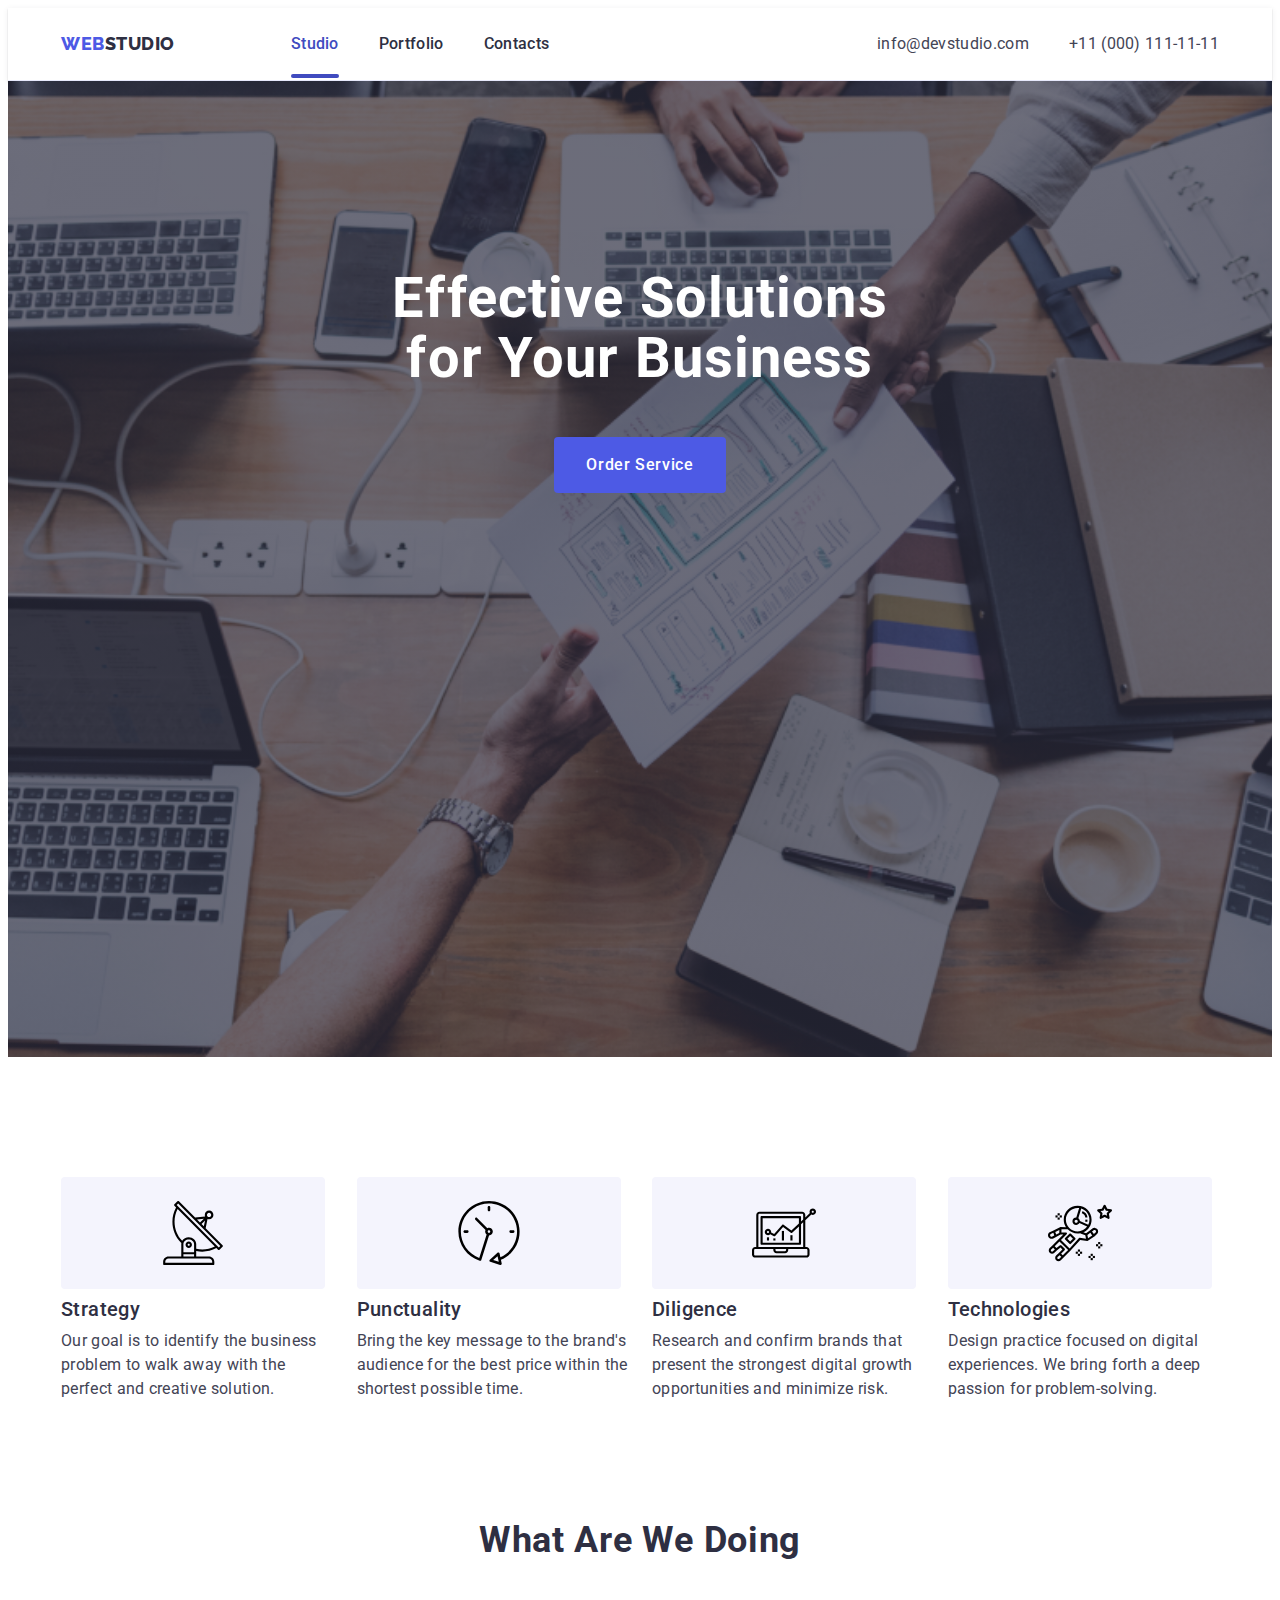
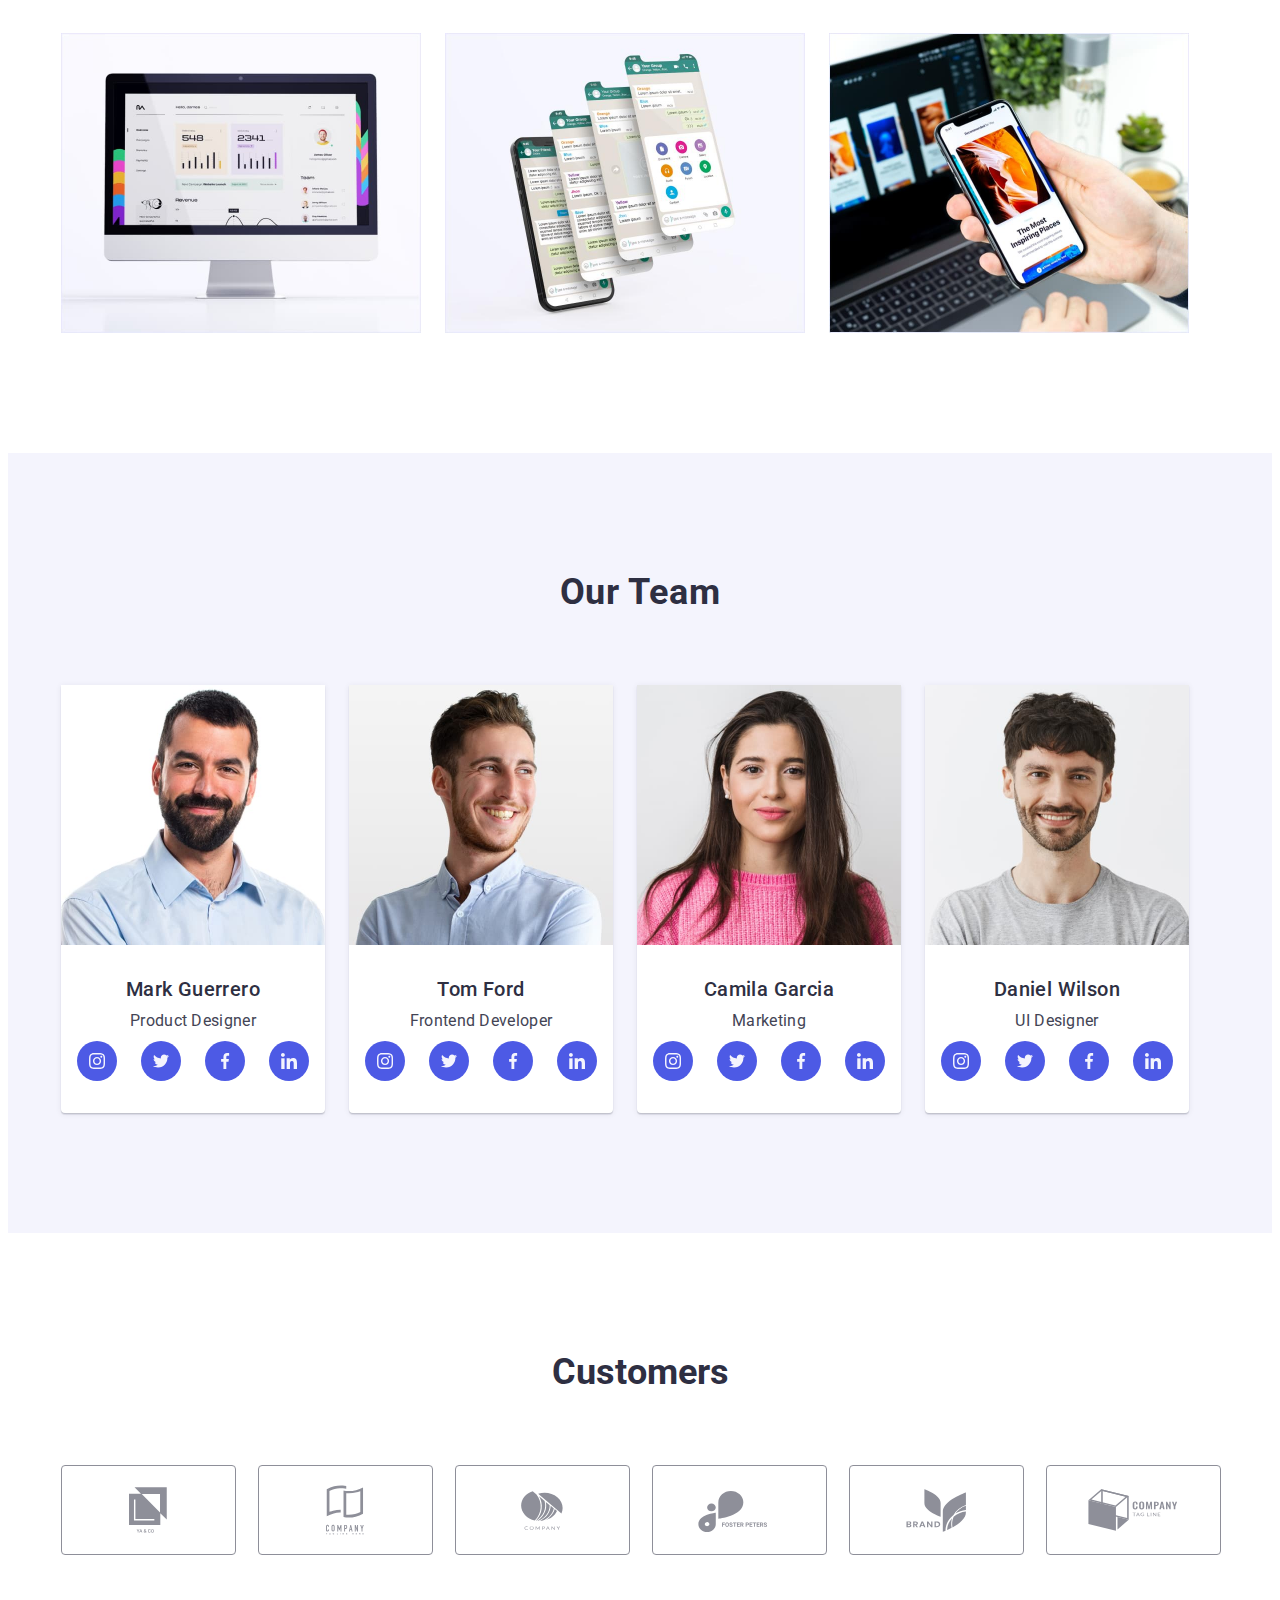
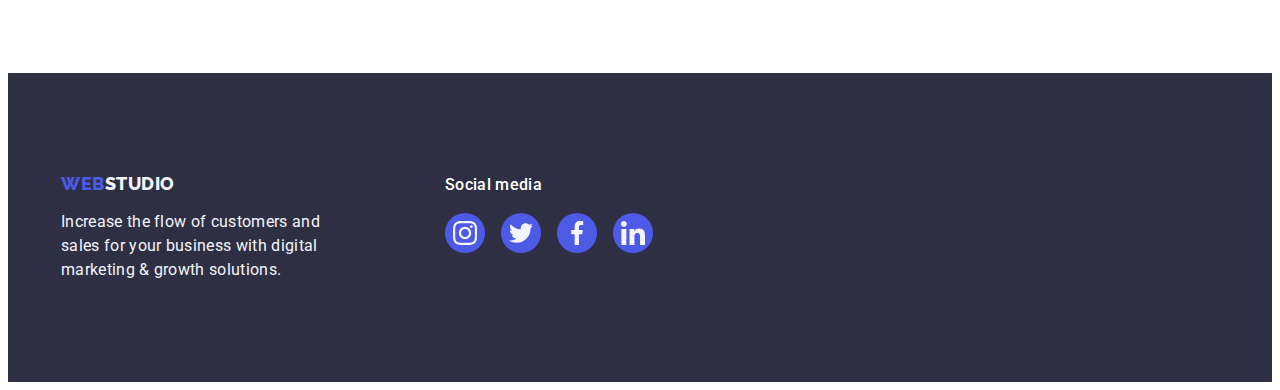
<file: index.html>
<!DOCTYPE html>
<html lang="en">
  <head>
    <meta charset="UTF-8" />
    <meta name="viewport" content="width=device-width, initial-scale=1.0" />

    <link
      rel="stylesheet"
      href="https://cdnjs.cloudflare.com/ajax/libs/modern-normalize/2.0.0/modern-normalize.min.css"
      integrity="sha512-4xo8blKMVCiXpTaLzQSLSw3KFOVPWhm/TRtuPVc4WG6kUgjH6J03IBuG7JZPkcWMxJ5huwaBpOpnwYElP/m6wg=="
      crossorigin="anonymous"
      referrerpolicy="no-referrer"
    />

    <link rel="stylesheet" href="./css/styles.css" />
    <link rel="preconnect" href="https://fonts.googleapis.com" />
    <link rel="preconnect" href="https://fonts.gstatic.com" crossorigin />
    <link
      href="https://fonts.googleapis.com/css2?family=Raleway:wght@800&family=Roboto:wght@400;500;700;900&display=swap"
      rel="stylesheet"
    />
    <title>WebStudio</title>
  </head>

  <body>
    <!-- Хедер-->
    <header class="head">
      <div class="top-block container">
        <nav class="navigation">
          <a class="logo link" href="./index.html"
            >Web<span class="logo-second-color">Studio</span></a
          >

          <ul class="list menu">
            <li>
              <a class="nav-links nav-current link" href="./index.html"
                >Studio</a
              >
            </li>
            <li>
              <a class="nav-links link" href="./portfolio.html">Portfolio</a>
            </li>
            <li>
              <a class="nav-links link" href="">Contacts</a>
            </li>
          </ul>
        </nav>
        <address class="header-address">
          <ul class="list address-block">
            <li>
              <a class="contacts link" href="mailto:info@devstudio.com"
                >info@devstudio.com</a
              >
            </li>
            <li>
              <a class="contacts link" href="tel:+110001111111"
                >+11 (000) 111-11-11</a
              >
            </li>
          </ul>
        </address>
      </div>
    </header>

    <main>
      <!-- Перша секція-->
      <section class="main-first-section section">
        <div class="container">
          <h1 class="first-section-head">
            Effective Solutions for Your Business
          </h1>
          <button data-modal-open class="main-page-button" type="button">
            Order Service
          </button>
        </div>
      </section>
      <!-- Друга секція-->
      <section class="second-section section">
        <div class="container">
          <h2 class="visually-hidden">Tips</h2>

          <ul class="list second-section-list">
            <li class="second-section-list-item">
              <div class="icons-container">
                <svg width="64" height="64">
                  <use href="./images/icons.svg#icon-antenna"></use>
                </svg>
              </div>
              <h3 class="second-section-head">Strategy</h3>
              <p class="paragraph-text">
                Our goal is to identify the business problem to walk away with
                the perfect and creative solution.
              </p>
            </li>
            <li class="second-section-list-item">
              <div class="icons-container">
                <svg width="64" height="64">
                  <use href="./images/icons.svg#icon-clock"></use>
                </svg>
              </div>
              <h3 class="second-section-head">Punctuality</h3>
              <p class="paragraph-text">
                Bring the key message to the brand's audience for the best price
                within the shortest possible time.
              </p>
            </li>
            <li class="second-section-list-item">
              <div class="icons-container">
                <svg width="64" height="64">
                  <use href="./images/icons.svg#icon-diagram"></use>
                </svg>
              </div>
              <h3 class="second-section-head">Diligence</h3>
              <p class="paragraph-text">
                Research and confirm brands that present the strongest digital
                growth opportunities and minimize risk.
              </p>
            </li>
            <li class="second-section-list-item">
              <div class="icons-container">
                <svg width="64" height="64">
                  <use href="./images/icons.svg#icon-astronaut"></use>
                </svg>
              </div>
              <h3 class="second-section-head">Technologies</h3>
              <p class="paragraph-text">
                Design practice focused on digital experiences. We bring forth a
                deep passion for problem-solving.
              </p>
            </li>
          </ul>
        </div>
      </section>
      <!-- Третя секція-->
      <section class="third-section section">
        <div class="container">
          <h2 class="third-section-head">What are we doing</h2>
          <ul class="list tips-list">
            <li class="tips-list-item">
              <img
                src="./images/image1.jpg"
                alt="desktop"
                width="360"
                height="300"
              />
            </li>

            <li class="tips-list-item">
              <img
                src="./images/image2.jpg"
                alt="messangers"
                width="360"
                height="300"
              />
            </li>

            <li class="tips-list-item">
              <img
                src="./images/image3.jpg"
                alt="phone apps"
                width="360"
                height="300"
              />
            </li>
          </ul>
        </div>
      </section>
      <!-- Четверта секція-->
      <section class="four-section section">
        <div class="container">
          <h2 class="fourth-section-head">Our Team</h2>
          <ul class="list teams-list">
            <li class="fourth-section-list">
              <img
                src="./images/Mark.jpg"
                alt="Mark Guerrero photo"
                width="264"
                height="260"
              />
              <div class="worker-info">
                <h3 class="fourth-section-list-head">Mark Guerrero</h3>
                <p class="team-paragraph-text">Product Designer</p>
                <ul class="team-desc-list list">
                  <li class="team-desc-list-item">
                    <a class="team-links" href="https://www.instagram.com">
                      <svg class="team-desc-icons" width="16" height="16">
                        <use href="./images/icons.svg#icon-instagram"></use>
                      </svg>
                    </a>
                  </li>
                  <li class="team-desc-list-item">
                    <a class="team-links" href=" https://twitter.com">
                      <svg class="team-desc-icons" width="16" height="16">
                        <use href="./images/icons.svg#icon-twitter"></use>
                      </svg>
                    </a>
                  </li>
                  <li class="team-desc-list-item">
                    <a class="team-links" href="https://uk-ua.facebook.com">
                      <svg class="team-desc-icons" width="16" height="16">
                        <use href="./images/icons.svg#icon-facebook"></use>
                      </svg>
                    </a>
                  </li>
                  <li class="team-desc-list-item">
                    <a class="team-links" href="https://ua.linkedin.com">
                      <svg class="team-desc-icons" width="16" height="16">
                        <use href="./images/icons.svg#icon-linkedin"></use>
                      </svg>
                    </a>
                  </li>
                </ul>
              </div>
            </li>

            <li class="fourth-section-list">
              <img
                src="./images/Tom.jpg"
                alt="Tom Ford photo"
                width="264"
                height="260"
              />
              <div class="worker-info">
                <h3 class="fourth-section-list-head">Tom Ford</h3>
                <p class="team-paragraph-text">Frontend Developer</p>
                <ul class="team-desc-list list">
                  <li class="team-desc-list-item">
                    <a class="team-links" href="https://www.instagram.com">
                      <svg class="team-desc-icons" width="16" height="16">
                        <use href="./images/icons.svg#icon-instagram"></use>
                      </svg>
                    </a>
                  </li>
                  <li class="team-desc-list-item">
                    <a class="team-links" href=" https://twitter.com">
                      <svg class="team-desc-icons" width="16" height="16">
                        <use href="./images/icons.svg#icon-twitter"></use>
                      </svg>
                    </a>
                  </li>
                  <li class="team-desc-list-item">
                    <a class="team-links" href="https://uk-ua.facebook.com">
                      <svg class="team-desc-icons" width="16" height="16">
                        <use href="./images/icons.svg#icon-facebook"></use>
                      </svg>
                    </a>
                  </li>
                  <li class="team-desc-list-item">
                    <a class="team-links" href="https://ua.linkedin.com">
                      <svg class="team-desc-icons" width="16" height="16">
                        <use href="./images/icons.svg#icon-linkedin"></use>
                      </svg>
                    </a>
                  </li>
                </ul>
              </div>
            </li>

            <li class="fourth-section-list">
              <img
                src="./images/Camila.jpg"
                alt="Camila Garcia photo"
                width="264"
                height="260"
              />
              <div class="worker-info">
                <h3 class="fourth-section-list-head">Camila Garcia</h3>
                <p class="team-paragraph-text">Marketing</p>
                <ul class="team-desc-list list">
                  <li class="team-desc-list-item">
                    <a class="team-links" href="https://www.instagram.com">
                      <svg class="team-desc-icons" width="16" height="16">
                        <use href="./images/icons.svg#icon-instagram"></use>
                      </svg>
                    </a>
                  </li>
                  <li class="team-desc-list-item">
                    <a class="team-links" href=" https://twitter.com">
                      <svg class="team-desc-icons" width="16" height="16">
                        <use href="./images/icons.svg#icon-twitter"></use>
                      </svg>
                    </a>
                  </li>
                  <li class="team-desc-list-item">
                    <a class="team-links" href="https://uk-ua.facebook.com">
                      <svg class="team-desc-icons" width="16" height="16">
                        <use href="./images/icons.svg#icon-facebook"></use>
                      </svg>
                    </a>
                  </li>
                  <li class="team-desc-list-item">
                    <a class="team-links" href="https://ua.linkedin.com">
                      <svg class="team-desc-icons" width="16" height="16">
                        <use href="./images/icons.svg#icon-linkedin"></use>
                      </svg>
                    </a>
                  </li>
                </ul>
              </div>
            </li>

            <li class="fourth-section-list">
              <img
                src="./images/Daniel.jpg"
                alt="Daniel Wilson photo"
                width="264"
                height="260"
              />
              <div class="worker-info">
                <h3 class="fourth-section-list-head">Daniel Wilson</h3>
                <p class="team-paragraph-text">UI Designer</p>
                <ul class="team-desc-list list">
                  <li class="team-desc-list-item">
                    <a
                      target="_blank"
                      class="team-links"
                      href="https://www.instagram.com"
                    >
                      <svg class="team-desc-icons" width="16" height="16">
                        <use href="./images/icons.svg#icon-instagram"></use>
                      </svg>
                    </a>
                  </li>
                  <li class="team-desc-list-item">
                    <a
                      target="_blank"
                      class="team-links"
                      href=" https://twitter.com"
                    >
                      <svg class="team-desc-icons" width="16" height="16">
                        <use href="./images/icons.svg#icon-twitter"></use>
                      </svg>
                    </a>
                  </li>
                  <li class="team-desc-list-item">
                    <a
                      target="_blank"
                      class="team-links"
                      href="https://uk-ua.facebook.com"
                    >
                      <svg class="team-desc-icons" width="16" height="16">
                        <use href="./images/icons.svg#icon-facebook"></use>
                      </svg>
                    </a>
                  </li>
                  <li class="team-desc-list-item">
                    <a
                      target="_blank"
                      class="team-links"
                      href="https://ua.linkedin.com"
                    >
                      <svg class="team-desc-icons" width="16" height="16">
                        <use href="./images/icons.svg#icon-linkedin"></use>
                      </svg>
                    </a>
                  </li>
                </ul>
              </div>
            </li>
          </ul>
        </div>
      </section>
      <!-- П'ята секція-->
      <section class="fifth-section section">
        <div class="container">
          <h2 class="fifth-section-title">Customers</h2>
          <ul class="list customers-list">
            <li class="customers-list-item">
              <a class="customers-link" href="">
                <svg class="customer-icons" height="56" width="104">
                  <use href="./images/icons.svg#icon-Logo-1"></use>
                </svg>
              </a>
            </li>
            <li class="customers-list-item">
              <a class="customers-link" href="">
                <svg class="customer-icons" height="56" width="104">
                  <use href="./images/icons.svg#icon-Logo-2"></use>
                </svg>
              </a>
            </li>
            <li class="customers-list-item">
              <a class="customers-link" href="">
                <svg class="customer-icons" height="56" width="104">
                  <use href="./images/icons.svg#icon-Logo-3"></use>
                </svg>
              </a>
            </li>
            <li class="customers-list-item">
              <a class="customers-link" href="">
                <svg class="customer-icons" height="56" width="104">
                  <use href="./images/icons.svg#icon-Logo-4"></use>
                </svg>
              </a>
            </li>
            <li class="customers-list-item">
              <a class="customers-link" href="">
                <svg class="customer-icons" height="56" width="104">
                  <use href="./images/icons.svg#icon-Logo-5"></use>
                </svg>
              </a>
            </li>
            <li class="customers-list-item">
              <a class="customers-link" href="">
                <svg class="customer-icons" height="56" width="104">
                  <use href="./images/icons.svg#icon-Logo-6"></use>
                </svg>
              </a>
            </li>
          </ul>
        </div>
      </section>
    </main>
    <!-- Футер-->
    <footer class="footer">
      <div class="footer-container container">
        <div class="footer-logo-desc">
          <a class="logo link footer-logo" href="./index.html"
            >Web<span class="logo-footer-color">Studio</span></a
          >
          <p class="footer-text">
            Increase the flow of customers and sales for your business with
            digital marketing & growth solutions.
          </p>
        </div>
        <div>
          <p class="footer-social-media">Social media</p>
          <ul class="social-footer team-desc-list list">
            <li class="team-desc-list-item">
              <a
                target="_blank"
                class="team-links social-links-footer"
                href="https://www.instagram.com"
              >
                <svg class="team-desc-icons" width="24" height="24">
                  <use href="./images/icons.svg#icon-instagram"></use>
                </svg>
              </a>
            </li>
            <li class="team-desc-list-item">
              <a
                target="_blank"
                class="team-links social-links-footer"
                href=" https://twitter.com"
              >
                <svg class="team-desc-icons" width="24" height="24">
                  <use href="./images/icons.svg#icon-twitter"></use>
                </svg>
              </a>
            </li>
            <li class="team-desc-list-item">
              <a
                target="_blank"
                class="team-links social-links-footer"
                href="https://uk-ua.facebook.com"
              >
                <svg class="team-desc-icons" width="24" height="24">
                  <use href="./images/icons.svg#icon-facebook"></use>
                </svg>
              </a>
            </li>
            <li class="team-desc-list-item">
              <a
                target="_blank"
                class="team-links social-links-footer"
                href="https://ua.linkedin.com"
              >
                <svg class="team-desc-icons" width="24" height="24">
                  <use href="./images/icons.svg#icon-linkedin"></use>
                </svg>
              </a>
            </li>
          </ul>
        </div>
      </div>
    </footer>
    <div data-modal class="modal-container is-hidden">
      <div class="modal-window">
        <button class="modal-button" data-modal-close type="button">
          <svg width="8" height="8" class="close-icon">
            <use href="./images/icons.svg#icon-close"></use>
          </svg>
        </button>
      </div>
    </div>
    <script src="./js/modal.js"></script>
  </body>
</html>
</file>
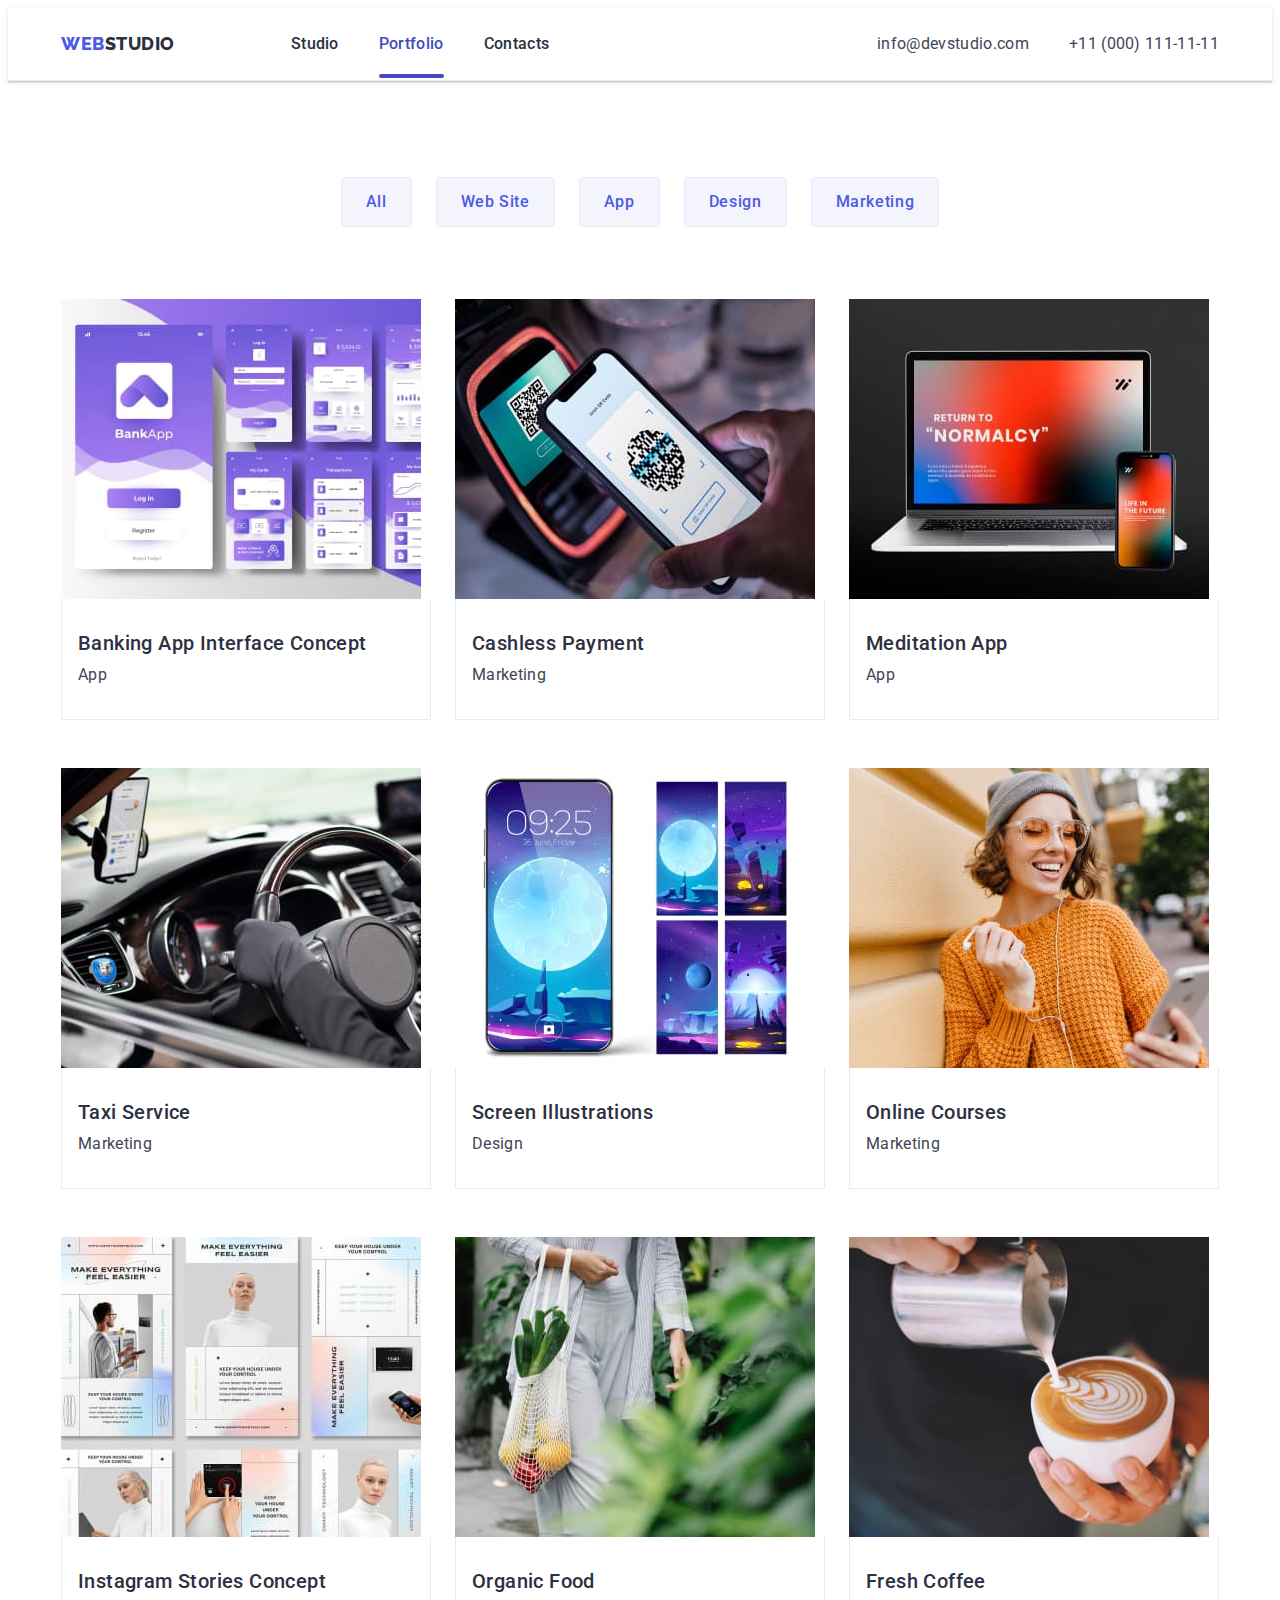
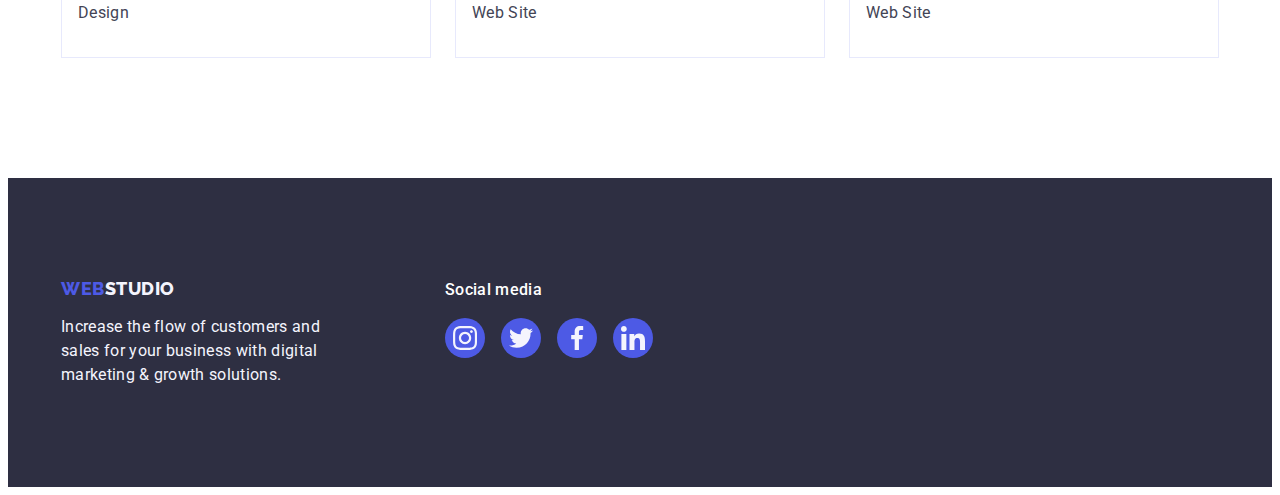
<file: portfolio.html>
<!DOCTYPE html>
<html lang="en">
  <head>
    <meta charset="UTF-8" />
    <meta name="viewport" content="width=device-width, initial-scale=1.0" />

    <link
      rel="stylesheet"
      href="https://cdnjs.cloudflare.com/ajax/libs/modern-normalize/2.0.0/modern-normalize.min.css"
      integrity="sha512-4xo8blKMVCiXpTaLzQSLSw3KFOVPWhm/TRtuPVc4WG6kUgjH6J03IBuG7JZPkcWMxJ5huwaBpOpnwYElP/m6wg=="
      crossorigin="anonymous"
      referrerpolicy="no-referrer"
    />

    <link rel="stylesheet" href="./css/styles.css" />
    <link rel="preconnect" href="https://fonts.googleapis.com" />
    <link rel="preconnect" href="https://fonts.gstatic.com" crossorigin />
    <link
      href="https://fonts.googleapis.com/css2?family=Raleway:wght@800&family=Roboto:wght@400;500;700;900&display=swap"
      rel="stylesheet"
    />
    <title>Portfolio</title>
  </head>
  <body>
    <!-- Хедер-->
    <header class="head">
      <div class="top-block container">
        <nav class="navigation">
          <a class="logo link" href="./index.html"
            >Web<span class="logo-second-color">Studio</span></a
          >

          <ul class="list menu">
            <li>
              <a class="nav-links link" href="./index.html">Studio</a>
            </li>
            <li>
              <a class="nav-links nav-current link" href="./portfolio.html"
                >Portfolio</a
              >
            </li>
            <li><a class="nav-links link" href="">Contacts</a></li>
          </ul>
        </nav>
        <address class="header-address">
          <ul class="list address-block">
            <li>
              <a class="contacts link" href="mailto:info@devstudio.com"
                >info@devstudio.com</a
              >
            </li>
            <li>
              <a class="contacts link" href="tel:+110001111111"
                >+11 (000) 111-11-11</a
              >
            </li>
          </ul>
        </address>
      </div>
    </header>
    <main>
      <!-- Перша секція-->
      <section class="portfolio-section">
        <div class="container">
          <h1 class="visually-hidden">/</h1>

          <ul class="list buttons-list">
            <li>
              <button class="portfolio-buttons" type="button">All</button>
            </li>
            <li>
              <button class="portfolio-buttons" type="button">Web Site</button>
            </li>
            <li>
              <button class="portfolio-buttons" type="button">App</button>
            </li>
            <li>
              <button class="portfolio-buttons" type="button">Design</button>
            </li>
            <li>
              <button class="portfolio-buttons" type="button">Marketing</button>
            </li>
          </ul>

          <ul class="portfolio-list list">
            <li class="port-item">
              <a class="portfolio-links link" href="">
                <div class="portfolio-img-cont">
                  <img
                    src="./images/portfolio/banking.jpg"
                    alt="Banking App"
                    width="360"
                  />
                  <p class="portfolio-card-text">
                    14 Stylish and User-Friendly App Design Concepts · Task
                    Manager App · Calorie Tracker App · Exotic Fruit Ecommerce
                    App · Cloud Storage App
                  </p>
                </div>
                <div class="app-desc">
                  <h2 class="portfolio-herders">
                    Banking App Interface Concept
                  </h2>
                  <p class="portfolio-text">App</p>
                </div>
              </a>
            </li>
            <li class="port-item">
              <a class="portfolio-links link" href="">
                <div class="portfolio-img-cont">
                  <img
                    src="./images/portfolio/cashless.jpg"
                    alt="Cashless Payment"
                    width="360"
                  />
                  <p class="portfolio-card-text">
                    14 Stylish and User-Friendly App Design Concepts · Task
                    Manager App · Calorie Tracker App · Exotic Fruit Ecommerce
                    App · Cloud Storage App
                  </p>
                </div>
                <div class="app-desc">
                  <h2 class="portfolio-herders">Cashless Payment</h2>
                  <p class="portfolio-text">Marketing</p>
                </div>
              </a>
            </li>
            <li class="port-item">
              <a class="portfolio-links link" href="">
                <div class="portfolio-img-cont">
                  <img
                    src="./images/portfolio/meditation.jpg"
                    alt="Meditation App"
                    width="360"
                  />
                  <p class="portfolio-card-text">
                    14 Stylish and User-Friendly App Design Concepts · Task
                    Manager App · Calorie Tracker App · Exotic Fruit Ecommerce
                    App · Cloud Storage App
                  </p>
                </div>
                <div class="app-desc">
                  <h2 class="portfolio-herders">Meditation App</h2>
                  <p class="portfolio-text">App</p>
                </div>
              </a>
            </li>
            <li class="port-item">
              <a class="portfolio-links link" href="">
                <div class="portfolio-img-cont">
                  <img
                    src="./images/portfolio/taxi.jpg"
                    alt="Taxi Service"
                    width="360"
                  />
                  <p class="portfolio-card-text">
                    14 Stylish and User-Friendly App Design Concepts · Task
                    Manager App · Calorie Tracker App · Exotic Fruit Ecommerce
                    App · Cloud Storage App
                  </p>
                </div>
                <div class="app-desc">
                  <h2 class="portfolio-herders">Taxi Service</h2>
                  <p class="portfolio-text">Marketing</p>
                </div>
              </a>
            </li>
            <li class="port-item">
              <a class="portfolio-links link" href="">
                <div class="portfolio-img-cont">
                  <img
                    src="./images/portfolio/screen.jpg"
                    alt="Screen Illustrations"
                    width="360"
                  />
                  <p class="portfolio-card-text">
                    14 Stylish and User-Friendly App Design Concepts · Task
                    Manager App · Calorie Tracker App · Exotic Fruit Ecommerce
                    App · Cloud Storage App
                  </p>
                </div>
                <div class="app-desc">
                  <h2 class="portfolio-herders">Screen Illustrations</h2>
                  <p class="portfolio-text">Design</p>
                </div>
              </a>
            </li>
            <li class="port-item">
              <a class="portfolio-links link" href="">
                <div class="portfolio-img-cont">
                  <img
                    src="./images/portfolio/courses.jpg"
                    alt="Online Courses"
                    width="360"
                  />
                  <p class="portfolio-card-text">
                    14 Stylish and User-Friendly App Design Concepts · Task
                    Manager App · Calorie Tracker App · Exotic Fruit Ecommerce
                    App · Cloud Storage App
                  </p>
                </div>
                <div class="app-desc">
                  <h2 class="portfolio-herders">Online Courses</h2>
                  <p class="portfolio-text">Marketing</p>
                </div>
              </a>
            </li>
            <li class="port-item">
              <a class="portfolio-links link" href="">
                <div class="portfolio-img-cont">
                  <img
                    src="./images/portfolio/instagramstories.jpg"
                    alt="Instagram Stories Concept"
                    width="360"
                  />
                  <p class="portfolio-card-text">
                    14 Stylish and User-Friendly App Design Concepts · Task
                    Manager App · Calorie Tracker App · Exotic Fruit Ecommerce
                    App · Cloud Storage App
                  </p>
                </div>
                <div class="app-desc">
                  <h2 class="portfolio-herders">Instagram Stories Concept</h2>
                  <p class="portfolio-text">Design</p>
                </div>
              </a>
            </li>
            <li class="port-item">
              <a class="portfolio-links link" href="">
                <div class="portfolio-img-cont">
                  <img
                    src="./images/portfolio/organicfood.jpg"
                    alt="Organic Food"
                    width="360"
                  />
                  <p class="portfolio-card-text">
                    14 Stylish and User-Friendly App Design Concepts · Task
                    Manager App · Calorie Tracker App · Exotic Fruit Ecommerce
                    App · Cloud Storage App
                  </p>
                </div>
                <div class="app-desc">
                  <h2 class="portfolio-herders">Organic Food</h2>
                  <p class="portfolio-text">Web Site</p>
                </div>
              </a>
            </li>
            <li class="port-item">
              <a class="portfolio-links link" href="">
                <div class="portfolio-img-cont">
                  <img
                    src="./images/portfolio/coffee.jpg"
                    alt="Fresh Coffee"
                    width="360"
                  />
                  <p class="portfolio-card-text">
                    14 Stylish and User-Friendly App Design Concepts · Task
                    Manager App · Calorie Tracker App · Exotic Fruit Ecommerce
                    App · Cloud Storage App
                  </p>
                </div>
                <div class="app-desc">
                  <h2 class="portfolio-herders">Fresh Coffee</h2>
                  <p class="portfolio-text">Web Site</p>
                </div>
              </a>
            </li>
          </ul>
        </div>
      </section>
    </main>
    <!-- Футер-->
    <footer class="footer">
      <div class="footer-container container">
        <div class="footer-logo-desc">
          <a class="logo link footer-logo" href="./index.html"
            >Web<span class="logo-footer-color">Studio</span></a
          >
          <p class="footer-text">
            Increase the flow of customers and sales for your business with
            digital marketing & growth solutions.
          </p>
        </div>
        <div>
          <p class="footer-social-media">Social media</p>
          <ul class="social-footer team-desc-list list">
            <li class="team-desc-list-item">
              <a
                target="_blank"
                class="team-links social-links-footer"
                href="https://www.instagram.com"
              >
                <svg class="team-desc-icons" width="24" height="24">
                  <use href="./images/icons.svg#icon-instagram"></use>
                </svg>
              </a>
            </li>
            <li class="team-desc-list-item">
              <a
                target="_blank"
                class="team-links social-links-footer"
                href=" https://twitter.com"
              >
                <svg class="team-desc-icons" width="24" height="24">
                  <use href="./images/icons.svg#icon-twitter"></use>
                </svg>
              </a>
            </li>
            <li class="team-desc-list-item">
              <a
                target="_blank"
                class="team-links social-links-footer"
                href="https://uk-ua.facebook.com"
              >
                <svg class="team-desc-icons" width="24" height="24">
                  <use href="./images/icons.svg#icon-facebook"></use>
                </svg>
              </a>
            </li>
            <li class="team-desc-list-item">
              <a
                target="_blank"
                class="team-links social-links-footer"
                href="https://ua.linkedin.com"
              >
                <svg class="team-desc-icons" width="24" height="24">
                  <use href="./images/icons.svg#icon-linkedin"></use>
                </svg>
              </a>
            </li>
          </ul>
        </div>
      </div>
    </footer>
  </body>
</html>
</file>
<file: css/styles.css>
:root {
  --primary-font: 'Raleway', sans-serif;
  --primary-white-color: #ffffff;
  --text-color: #2e2f42;
  --primary-font-color: #434455;
  --footer-text-color: #f4f4fd;
  --paragraph-text-color: #434455;
  --portfolio-buttons-color-text: #4d5ae5;
  --standart-border: #e7e9fc;
  --icons-color: #8e8f99;
}
h1,
h2,
h3,
h4,
h5,
h6,
p {
  margin: 0;
}
body {
  font-family: 'Raleway', sans-serif;
  font-family: 'Roboto', sans-serif;
  background-color: #ffffff;
  color: #434455;
}
.logo {
  font-family: 'Raleway', sans-serif;
  font-weight: 800;
  font-size: 18px;
  line-height: 1.17;
  letter-spacing: 0.03em;
  text-transform: uppercase;
  color: #4d5ae5;
  margin-right: 76px;
}
.list {
  text-decoration: none;
  list-style: none;
  margin: 0;
  padding: 0;
}
.logo-second-color {
  color: var(--text-color);
}
.index-link {
  font-weight: 500;
  font-size: 16px;
  line-height: 1.5;
  letter-spacing: 0.02em;
  color: var(--text-color);
}
.link {
  text-decoration: none;
}
.link:hover {
  color: #404bbf;
}
.link:focus {
  color: #404bbf;
}
.header-address {
  font-style: normal;
}
.contacts {
  font-size: 16px;
  line-height: 1.5;
  letter-spacing: 0.02em;
  color: var(--primary-font-color);
  transition: color 250ms cubic-bezier(0.4, 0, 0.2, 1);
}
.nav-links {
  font-weight: 500;
  font-size: 16px;
  line-height: 1.5;
  letter-spacing: 0.02em;
  color: var(--text-color);
  padding: 24px 0;
  position: relative;
  transition: color 250ms cubic-bezier(0.4, 0, 0.2, 1);
}
/*
.nav-links:after {
  position: absolute;
  content: '';
  left: 0;
  bottom: -1px;
  height: 4px;

  opacity: 0;
  width: 100%;
  background-color: #404bbf;
  border-radius: 2px;
}
*/
.nav-current {
  color: #404bbf;
}
.nav-current:after {
  position: absolute;
  content: '';
  left: 0;
  bottom: -1px;
  height: 4px;

  opacity: 1;
  width: 100%;
  background-color: #404bbf;
  border-radius: 2px;
}
/*
.nav-links:hover:after,
.nav-links:focus:after {
  opacity: 1;
}
*/
.footer {
  background-color: var(--text-color);
  padding: 100px 0;
}
.footer-text {
  line-height: 1.5;
  color: var(--footer-text-color);
  letter-spacing: 0.02em;
  max-width: 264px;
}
.logo-footer-color {
  color: var(--footer-text-color);
}
.main-first-section {
  max-width: 1440px;
  background-color: var(--text-color);
  padding: 188px 0;
  height: 600px;
  margin: 0 auto;

  flex-shrink: 0;
  background-image: linear-gradient(
      to bottom,
      rgba(46, 47, 66, 0.7),
      rgba(46, 47, 66, 0.7)
    ),
    url(../images/people-office.jpg);
  background-repeat: no-repeat;
  background-position: center;
  background-size: cover;
}
.first-section-head {
  font-size: 56px;
  line-height: 1.07;
  text-align: center;
  letter-spacing: 0.02em;
  color: #ffffff;
  max-width: 496px;
  margin: 0 auto;
}
.main-page-button {
  background-color: #4d5ae5;
  font-family: 'Roboto', sans-serif;
  font-weight: 500;
  font-size: 16px;
  line-height: 1.5;
  letter-spacing: 0.04em;
  color: #ffffff;
  cursor: pointer;
  display: block;
  min-width: 169px;
  height: 56px;
  border: none;
  background-color: var(--portfolio-buttons-color-text);
  border-radius: 4px;
  cursor: pointer;
  margin-top: 48px;

  margin-left: auto;
  margin-right: auto;
  padding: 16px 32px;
  transition: background-color 250ms cubic-bezier(0.4, 0, 0.2, 1);
}
.main-page-button:hover {
  background-color: #404bbf;
}
.main-page-button:focus {
  background-color: #404bbf;
}
.second-section-head {
  font-weight: 500;
  font-size: 20px;
  line-height: 1.2;
  letter-spacing: 0.02em;
  color: var(--text-color);
  margin-bottom: 8px;
  margin-top: 0;
}
.paragraph-text {
  font-size: 16px;
  line-height: 1.5;
  letter-spacing: 0.02em;
  color: var(--paragraph-text-color);
  text-align: none;
}
.team-paragraph-text {
  font-size: 16px;
  line-height: 1.5;
  letter-spacing: 0.02em;
  color: var(--paragraph-text-color);
  text-align: center;
  margin-bottom: 8px;
  margin-top: 8px;
}
.portfolio-text {
  font-size: 16px;
  line-height: 1.5;
  letter-spacing: 0.02em;
  color: var(--paragraph-text-color);
  text-align: start;
}
.third-section-head {
  font-size: 36px;
  line-height: 1.11;
  text-align: center;
  letter-spacing: 0.02em;
  text-transform: capitalize;
  color: var(--text-color);
  margin-bottom: 72px;
}
.four-section {
  background-color: #f4f4fd;
  padding: 120px 0;
}
.fourth-section-head {
  font-size: 36px;
  line-height: 1.11;
  text-align: center;
  letter-spacing: 0.02em;
  text-transform: capitalize;
  color: var(--text-color);
  margin-bottom: 72px;
}
.fourth-section-list-head {
  font-weight: 500;
  font-size: 20px;
  line-height: 1.2;
  letter-spacing: 0.02em;
  color: var(--text-color);
  text-align: center;
  margin-bottom: 8px;
}
.fourth-section-list {
  background-color: #ffffff;
  width: calc((100%-72px) / 4);
  border-radius: 0px 0px 4px 4px;
  box-shadow: 0px 1px 6px rgba(46, 47, 66, 0.08),
    0px 1px 1px rgba(46, 47, 66, 0.16), 0px 2px 1px rgba(46, 47, 66, 0.08);
}
.portfolio-buttons {
  font-family: 'Roboto', sans-serif;
  font-weight: 500;
  font-size: 16px;
  line-height: 1.5;
  letter-spacing: 0.04em;
  color: var(--portfolio-buttons-color-text);
  background-color: var(--footer-text-color);
  cursor: pointer;
  padding: 12px 24px;
  border: 1px solid #e7e9fc;
  border-radius: 4px;
  transition: color 250ms cubic-bezier(0.4, 0, 0.2, 1),
    background-color 250ms cubic-bezier(0.4, 0, 0.2, 1),
    border-color 250ms cubic-bezier(0.4, 0, 0.2, 1),
    box-shadow 250ms cubic-bezier(0.4, 0, 0.2, 1);
}
.portfolio-buttons:hover {
  color: #ffffff;
  background-color: #404bbf;
  border: 1px solid transparent;
  box-shadow: 0px 3px 1px rgba(0, 0, 0, 0.1), 0px 2px 1px rgba(0, 0, 0, 0.08),
    0px 2px 2px rgba(0, 0, 0, 0.12);
}
.portfolio-buttons:focus {
  color: #ffffff;
  background-color: #404bbf;
  border: 1px solid transparent;
  box-shadow: 0px 3px 1px rgba(0, 0, 0, 0.1), 0px 2px 1px rgba(0, 0, 0, 0.08),
    0px 2px 2px rgba(0, 0, 0, 0.12);
}
.portfolio-links {
  display: block;
  transition: box-shadow 250ms cubic-bezier(0.4, 0, 0.2, 1);
}
.portfolio-links:hover {
  box-shadow: 0px 1px 6px rgba(46, 47, 66, 0.08),
    0px 1px 1px rgba(46, 47, 66, 0.16), 0px 2px 1px rgba(46, 47, 66, 0.08);
}
.portfolio-links:focus {
  box-shadow: 0px 1px 6px rgba(46, 47, 66, 0.08),
    0px 1px 1px rgba(46, 47, 66, 0.16), 0px 2px 1px rgba(46, 47, 66, 0.08);
}
.portfolio-herders {
  font-weight: 500;
  font-size: 20px;
  line-height: 1.2;
  letter-spacing: 0.02em;
  color: var(--text-color);
  margin-bottom: 8px;
}
.container {
  width: 1158px;
  margin: 0 auto;
  padding: 0 15px;
}
.nav-block {
  display: inline-flex;
  align-items: flex-start;
  gap: 40px;
}
img {
  display: block;
  max-width: 100%;
  height: auto;
}
.head {
  border-bottom: 1px solid #e7e9fc;
  box-shadow: 0px 2px 1px rgba(46, 47, 66, 0.08),
    0px 1px 1px rgba(46, 47, 66, 0.16), 0px 1px 6px rgba(46, 47, 66, 0.08);
}
.top-block {
  display: flex;
  justify-content: space-between;
  height: 72px;
}
.navigation,
.menu {
  display: flex;
  align-items: center;
  gap: 40px;
}
.address-block {
  display: flex;
  gap: 40px;
  padding: 24px 0;
}
.second-section {
  padding: 120px 0;
}
.visually-hidden {
  position: absolute;
  width: 1px;
  height: 1px;
  margin: -1px;
  border: 0;
  padding: 0;
  white-space: nowrap;
  clip-path: inset(100%);
  clip: rect(0 0 0 0);
  overflow: hidden;
}
.second-section-list {
  padding: 0;
  display: flex;
  gap: 24px;
}
.second-section-list-item {
  width: calc((100% - 72px) / 4);
}
.third-section {
  padding-bottom: 120px;
}
.tips-list {
  display: flex;
  gap: 24px;
}
.tips-list-item {
  width: calc((100%-48px) / 3);
}
.teams-list {
  display: flex;
  gap: 24px;
}
.worker-info {
  padding: 32px 0;
}
.footer-logo {
  display: inline-block;
  margin-bottom: 16px;
}
.portfolio-section {
  padding-top: 96px;
  padding-bottom: 120px;
}
.buttons-list {
  display: flex;
  justify-content: center;
  gap: 24px;
  margin-bottom: 72px;
}
.portfolio-list {
  display: flex;
  flex-wrap: wrap;
  column-gap: 24px;
  row-gap: 48px;
  padding: 0;
}
.port-item {
  width: calc((100% - 48px) / 3);
}
.app-desc {
  padding: 32px 16px;
  border: 1px solid var(--standart-border);
  border-top: none;
}
.icons-container {
  display: flex;
  width: 264px;
  height: 112px;
  justify-content: center;
  align-items: center;
  margin-bottom: 8px;
  border-radius: 4px;
  background-color: var(--footer-text-color);
}
.team-desc-list {
  display: flex;
  justify-content: center;
  gap: 24px;
  padding: 0;
}
.team-desc-list-item {
  width: 40px;
  height: 40px;
}
.team-links {
  width: 100%;
  height: 100%;
  background-color: var(--portfolio-buttons-color-text);
  border-radius: 50%;
  display: flex;
  align-items: center;
  justify-content: center;
  transition: background-color 250ms cubic-bezier(0.4, 0, 0.2, 1);
}
.team-links:hover {
  background-color: #404bbf;
}
.team-links:focus {
  background-color: #404bbf;
}
.team-desc-icons {
  fill: var(--footer-text-color);
}
.fifth-section {
  padding-top: 120px;
  padding-bottom: 120px;
}
.fifth-section-title {
  text-align: center;
  font-size: 36px;
  line-height: 1.11;
  color: var(--text-color);
  margin-bottom: 72px;
  margin-top: 120;
}
.customers-list {
  display: flex;
  gap: 24px;
  padding-left: 0;
}
.customers-list-item {
  width: calc((100% - 120px) / 6);
  height: 88px;
}
.customers-link {
  width: 100%;
  height: 100%;
  border: 1px solid #8e8f99;
  border-radius: 4px;
  display: flex;
  align-items: center;
  justify-content: center;
  color: var(--icons-color);
  transition: border-color 250ms cubic-bezier(0.4, 0, 0.2, 1),
    color 250ms cubic-bezier(0.4, 0, 0.2, 1);
}
.customers-link:hover {
  border-color: #404bbf;
  color: #404bbf;
}
.customers-link:focus {
  border-color: #404bbf;
  color: #404bbf;
}
.customer-icons {
  fill: currentColor;
}
.footer-container {
  display: flex;
  align-items: baseline;
}
.footer-logo-desc {
  margin-right: 120px;
}

.footer-social-media {
  font-weight: 500;
  font-size: 16px;
  line-height: 1.5;
  letter-spacing: 0.02em;
  color: var(--primary-white-color);
  margin-bottom: 16px;
}
.social-footer {
  gap: 16px;
}
.social-links-footer:hover {
  background-color: #31d0aa;
}
.social-links-footer:focus {
  background-color: #31d0aa;
}
.modal-container {
  position: fixed;
  top: 0;
  left: 0;
  width: 100%;
  height: 100%;
  background-color: rgba(46, 47, 66, 0.4);
  transition: opacity 250ms cubic-bezier(0.4, 0, 0.2, 1),
    visibility 250ms cubic-bezier(0.4, 0, 0.2, 1);
}
.is-hidden {
  opacity: 0;
  visibility: hidden;
  pointer-events: none;
}
.modal-window {
  position: absolute;
  top: 50%;
  left: 50%;
  transform: translate(-50%, -50%) scale(1);
  width: 408px;
  min-height: 584px;
  background: #fcfcfc;
  box-shadow: 0px 1px 1px rgba(0, 0, 0, 0.14), 0px 1px 3px rgba(0, 0, 0, 0.12),
    0px 2px 1px rgba(0, 0, 0, 0.2);
  border-radius: 4px;
  transition: transform 250ms cubic-bezier(0.4, 0, 0.2, 1);
}
.modal-button {
  position: absolute;
  top: 24px;
  right: 24px;
  width: 24px;
  height: 24px;
  border-radius: 50%;
  display: flex;
  align-items: center;
  justify-content: center;
  background-color: #e7e9fc;
  border: 1px solid rgba(0, 0, 0, 0.1);
  padding: 0;
  cursor: pointer;
  transition: background-color 250ms cubic-bezier(0.4, 0, 0.2, 1),
    border 250ms cubic-bezier(0.4, 0, 0.2, 1);
}
.modal-button:hover {
  background-color: #404bbf;
  border: none;
}
.modal-button:focus {
  background-color: #404bbf;
  border: none;
}
.close-icon {
  transition: fill 250ms cubic-bezier(0.4, 0, 0.2, 1);
}
.modal-button:hover .close-icon {
  fill: #ffffff;
}
.modal-button:focus .close-icon {
  fill: #ffffff;
}
.portfolio-img-cont {
  position: relative;
  overflow: hidden;
}

.portfolio-card-text {
  position: absolute;
  top: 0;
  font-size: 16px;
  line-height: 1.5;
  letter-spacing: 0.02em;
  color: var(--footer-text-color);
  padding: 40px 32px;
  background-color: #4d5ae5;
  height: 100%;
  width: 100%;
  transform: translateY(100%);
  transition: transform 250ms cubic-bezier(0.4, 0, 0.2, 1);
}
.portfolio-links:hover .portfolio-card-text {
  transform: translateY(0%);
}
.portfolio-links:focus .portfolio-card-text {
  transform: translateY(0%);
}
</file>
